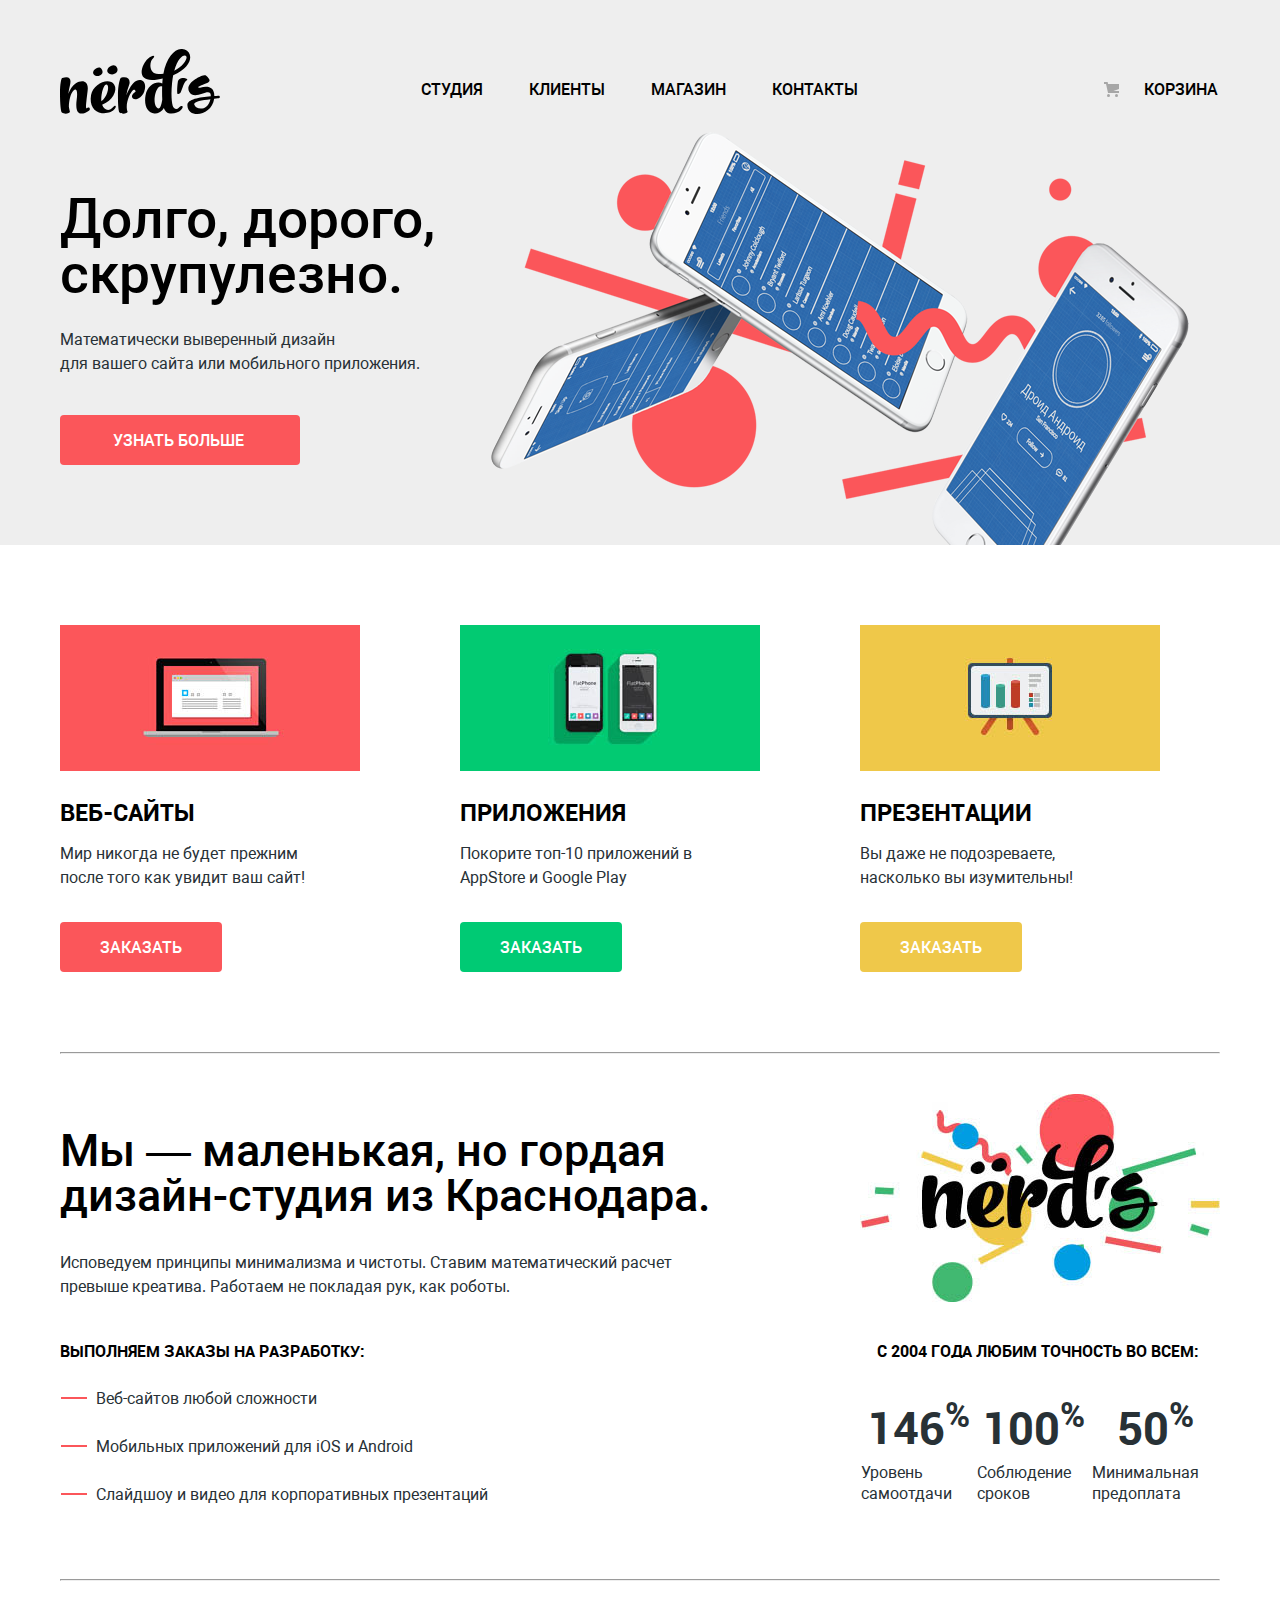
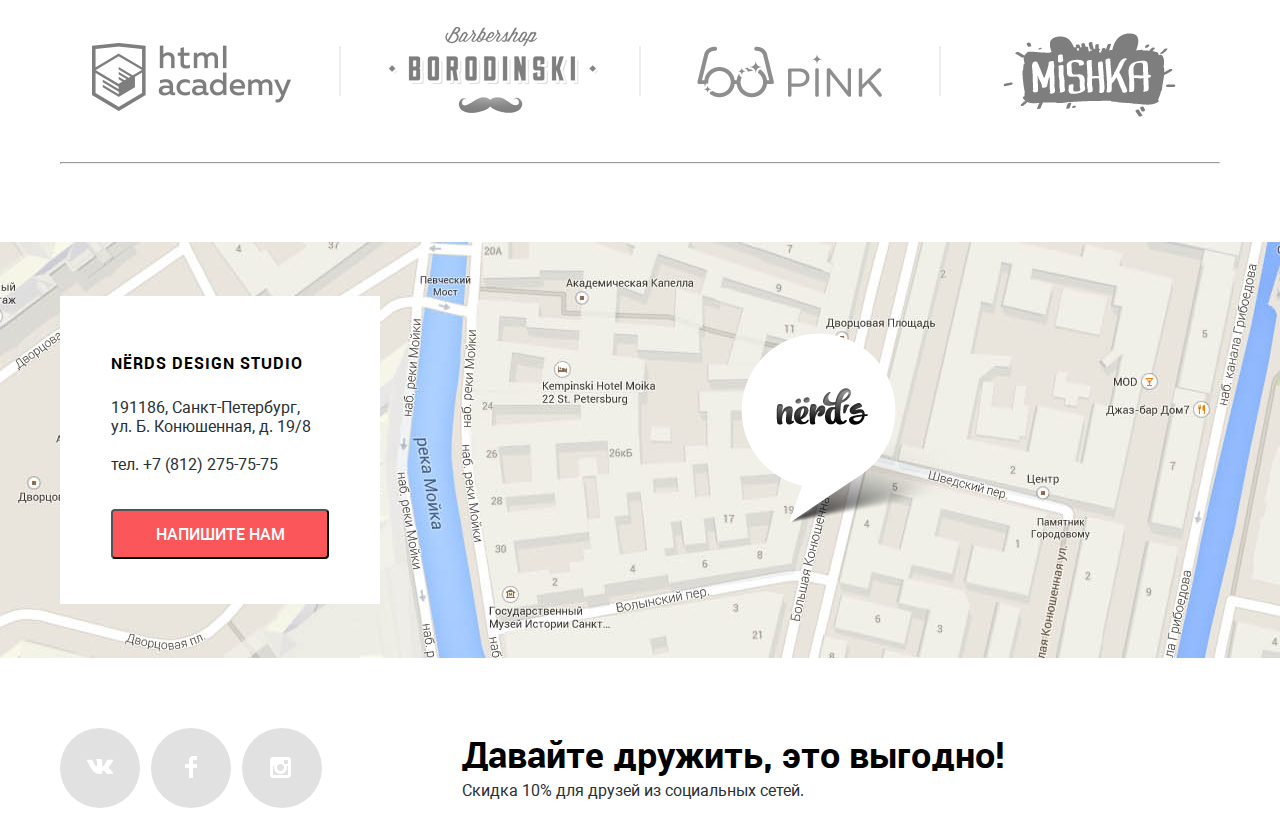
<file: index.html>
<!DOCTYPE html>
<html lang="ru">
<head>
  <meta charset="UTF-8">
  <title>Nerd's</title>
  <link href="css/normalize.css" rel="stylesheet">
  <link href="css/style.css" rel="stylesheet">
</head>
<body>
<header>
  <nav class="centered">
    <img src="img/nerds-logo.svg" alt="Nerd's logo" width="160" height="65">
    <ul class="navigation">
      <li>Студия</li>
      <li>Клиенты</li>
      <li>Магазин</li>
      <li>Контакты</li>
      <li class="basket">Корзина</li>
    </ul>
  </nav>
  <div class="ad centered">
    <div class="promos">
      <div class="promo">
        <h1>Долго, дорого, скрупулезно.</h1>
        <p>Математически выверенный дизайн<br>для вашего сайта или мобильного приложения.</p>
        <a href="#" class="button more">Узнать больше</a>
      </div>
      <img class="promo_img" src="img/slide.png" alt="Промо дизайна" width="698" height="413"/>
    </div>
  </div>
</header>
<main class="centered">
  <ul class="types">
    <li>
      <img src="img/type-site.jpg" alt="Веб-сайты" width="300" height="146">
      <h4>Веб-сайты</h4>
      <p>Мир никогда не будет прежним после того как увидит ваш сайт!</p>
      <a href="#" class="button order">Заказать</a>
    </li>
    <li>
      <img src="img/type-applications.jpg" alt="Приложения" width="300" height="146">
      <h4>Приложения</h4>
      <p>Покорите топ-10 приложений в AppStore и Google Play</p>
      <a href="#" class="button order green">Заказать</a>
    </li>
    <li>
      <img src="img/type-presentation.jpg" alt="Презенатции" width="300" height="146">
      <h4>Презентации</h4>
      <p>Вы даже не подозреваете, насколько вы изумительны!</p>
      <a href="#" class="button order yellow">Заказать</a>
    </li>
  </ul>
  <hr>
  <div class="about">
    <div class="about-left">
      <h2>Мы &mdash; маленькая, но гордая дизайн-студия из Краснодара.</h2>
      <p>Исповедуем принципы минимализма и чистоты. Ставим математический расчет превыше креатива. Работаем не покладая
        рук, как роботы.</p>
      <h5>Выполняем заказы на разработку:</h5>
      <ul>
        <li>Веб-сайтов любой сложности</li>
        <li>Мобильных приложений для iOS и Android</li>
        <li>Слайдшоу и видео для корпоративных презентаций</li>
      </ul>
    </div>
    <div class="about-right">
      <img src="img/nerds-logo.jpg" alt="Nerd's logo" width="360" height="208">
      <h5>с 2004 года Любим точность во всем:</h5>
      <table>
        <tr>
          <th>146<sup>%</sup></th>
          <th>100<sup>%</sup></th>
          <th>50<sup>%</sup></th>
        </tr>
        <tr>
          <td>Уровень самоотдачи</td>
          <td>Соблюдение сроков</td>
          <td>Минимальная предоплата</td>
        </tr>
      </table>
    </div>
  </div>
  <hr>
  <ul class="customers">
    <li>
      <a href="#">
        <img src="img/logo-academy.png" alt="HTML Academy" width="260" height="180">
      </a>
    </li>
    <li>
      <a href="#">
        <img src="img/logo-borodinsky.png" alt="Borodinsky" width="260" height="180">
      </a>
    </li>
    <li>
      <a href="#">
        <img src="img/logo-pink.png" alt="Pink" width="260" height="180">
      </a>
    </li>
    <li>
      <a href="#">
        <img src="img/logo-mishka.png" alt="Mishka" width="260" height="180">
      </a>
    </li>
  </ul>
  <hr>
</main>
<div class="map">
  <div class="centered marker-container">
    <div class="contacts">
      <h5>Nёrds design studio</h5>
      <p>191186, Санкт-Петербург,<br>
        ул. Б. Конюшенная, д. 19/8<br>
        <br>
        тел. <a class="phone" href="tel:+78122757575">+7 (812) 275-75-75</a>
      </p>
      <button class="button">Напишите нам</button>
    </div>
    <img src="img/map-marker.png" alt="We are here" class="pointer">
  </div>
</div>
<footer class="centered">
  <ul class="social">
    <li><a class="social-link social-link--vk" href="https://vk.com"><img src="img/vk-icon.svg" alt="VK" width="26" height="15"></a></li>
    <li><a class="social-link social-link--fb" href="https://fb.com"><img src="img/fb-icon.svg" alt="Facebook" width="12" height="22"></a></li>
    <li><a class="social-link social-link--inst" href="https://instagram"><img src="img/insta-icon.svg" alt="Instagram" width="21" height="21"></a></li>
  </ul>
  <div class="motto">
    <h3>Давайте дружить, это выгодно!</h3>
    <p>Скидка 10% для друзей из социальных сетей.</p>
  </div>
</footer>
</body>
</html>
</file>
<file: css/style.css>
/* Fonts */

@font-face {
  font-family: "Roboto";
  src: url("../fonts/roboto.woff2") format("woff2"),
  url("../fonts/roboto.woff") format("woff");
}

@font-face {
  font-family: "Roboto Medium";
  src: url("../fonts/robotomedium.woff2") format("woff2"),
  url("../fonts/robotomedium.woff") format("woff");
}

@font-face {
  font-family: "Roboto Bold";
  src: url("../fonts/robotobold.woff2") format("woff2"),
  url("../fonts/robotobold.woff") format("woff");
}

/* Base styles */
body {
  font-family: "Roboto", Arial, sans-serif;
  font-size: 16px;
  line-height: 24px;
  color: #283136;
  font-weight: normal;
}

h1 {
  font-family: "Roboto Medium", Arial, sans-serif;
  font-size: 55px;
  line-height: 55px;
  color: black;
  font-weight: normal;
}

h2 {
  font-family: "Roboto Medium", Arial, sans-serif;
  font-size: 45px;
  line-height: 45px;
  color: black;
  font-weight: normal;
}

h3 {
  font-family: "Roboto Bold", Arial, sans-serif;
  font-size: 36px;
  line-height: 36px;
  color: black;
  font-weight: bold;
}

h4 {
  font-family: "Roboto Bold", Arial, sans-serif;
  font-size: 24px;
  line-height: 30px;
  color: black;
  font-weight: bold;
}

h5 {
  font-family: "Roboto Bold", Arial, sans-serif;
  font-size: 16px;
  line-height: 24px;
  color: black;
  font-weight: bold;
}

hr {
  color: #eee;
}

.button {
  box-sizing: border-box;
  display: inline-block;
  min-height: 50px;
  padding: 14px 40px 7px 40px;

  text-decoration: none;
  text-transform: uppercase;
  background-color: #fb565a;
  color: white;
  font-family: "Roboto Medium", Arial, sans-serif;
  border-radius: 4px;
}

/*Header styles start*/

header {
  background-color: #eee;
  min-height: 545px;
}

.centered {
  box-sizing: border-box;
  margin: 0 auto;
  width: 1200px;
  padding-left: 20px;
  padding-right: 20px;
}

nav {
  min-height: 112px;
  padding-top: 49px;

  display: flex;
}

.navigation {
  padding-top: 13px;
  padding-left: 201px;

  font-family: "Roboto Medium", Arial, sans-serif;
  color: black;
  list-style: none;
}

.navigation li {
  margin-right: 42px;
  display: inline-block;
  text-transform: uppercase;
}

.navigation li:last-child {
  margin-left: 240px;
  margin-right: 0;
}

.basket {
  position: relative;
}

.basket::before {
  content: '';
  position: absolute;
  bottom: 5px;
  left: -40px;
  width: 15px;
  height: 15px;

  background: #a6a6a6 no-repeat;
  -webkit-mask-image: url('../img/cart-icon.svg');
  mask-image: url('../img/cart-icon.svg');
}

.promos {
  display: flex;
  justify-content: space-between;
}

.promo {
  width: 400px;
}

.promo h1 {
  margin-top: 74px;
  margin-bottom: 26px;
}

.promo_img {
  padding-top: 14px;
  padding-right: 31px;
}

.more {
  margin-top: 23px;
  padding: 14px 56px 7px 53px;
}

/* Header styles end */

/* Main block start */

.types {
  box-sizing: border-box;
  width: 1100px;
  display: flex;
  justify-content: space-between;
  margin: 0;
  padding: 80px 0 72px;
  list-style: none;
}

.types li {
  width: 300px;
  /* word-spacing: 1.25px; */
}

.types h4 {
  margin-top: 20px;
  margin-bottom: 14px;
  text-transform: uppercase;
}

.types p {
  width: 250px;
  margin-top: 14px;
}

.order {
  margin-top: 16px;
}

.green {
  background-color: #00ca74;
}

.yellow {
  background-color: #efc84a;
}

.about {
  display: flex;
  justify-content: space-between;
  padding-top: 32px;
  padding-bottom: 48px;
}

.about-left {
  box-sizing: border-box;
  width: 700px;
}

.about-left h2 {
  margin-top: 34px;
  margin-bottom: 33px;
}

.about-left p {
  width: 650px;
}

.about-left h5 {
  text-transform: uppercase;
  margin-top: 40px;
  margin-bottom: 23px;
}

.about-left ul {
  list-style: none;
  margin-top: 21px;
  padding-left: 36px;
}

.about-left li {
  margin-top: 24px;
  position: relative;
}

.about-left li:before {
  position: absolute;
  content: '';
  left: -35px;
  top: 10px;
  width: 26px;
  height: 2px;
  background-color: #fb565a;
}

.about-right {
  box-sizing: border-box;
  width: 360px;
}

.about-right h5 {
  text-transform: uppercase;
  margin-top: 30px;
  margin-left: 17px;
}

.about-right table {
  margin-top: 32px;
  border-spacing: 0 0;
  border-collapse: collapse;
}

.about-right th {
  font-family: "Roboto Bold", Arial, sans-serif;
  font-size: 45px;
  padding-top: 22px;
  padding-bottom: 20px;
  text-align: center;
}

.about-right td {
  text-align: left;
  line-height: 21px;
}

.customers {
  display: flex;
  justify-content: space-between;
  padding: 0;
  list-style: none;
  margin-top: -8px;
  margin-bottom: -14px;
}

.customers li {
  position: relative;
}

.customers li::after {
  content: '';
  position: absolute;
  top: 65px;
  left: -21px;
  width: 2px;
  height: 50px;
  background-color: #eee;
}

.customers li:nth-child(1)::after {
  display: none;
}

.customers a img {
  opacity: 0.5;
}

.customers a:hover img {
  opacity: 1;
}

.map {
  height: 416px;
  margin: 0 auto;
  padding-top: 140px;

  background-image: url('../img/map.jpg');
  background-repeat: no-repeat;
  background-position: center center;
}

.contacts {
  box-sizing: border-box;
  padding: 33px 33px 33px 51px;
  width: 320px;
  height: 308px;
  margin-top: -16px;
  background-color: white;
}

.contacts h5 {
  text-transform: uppercase;
  letter-spacing: 1px;
  margin-top: 22px;
  margin-bottom: 23px;
}

.contacts p {
  margin-top: 6px;
  line-height: 19px;
  margin-bottom: 35px;
}

.phone {
  color: #283136;
  text-decoration: none;
}

.phone:hover {
  color: #283136;
  text-decoration: none;
}

.contacts .button {
  width: 218px;
  padding-bottom: 12px;
}

.map > div {
  position: relative;
}

.pointer {
  position: absolute;
  left: 565px;
  top: 37px;
}

/* Main block end */

footer {
  display: flex;
  justify-content: space-between;
  padding-top: 3px;
}

.social {
  list-style: none;
  margin: 0;
  padding-left: 0;
}

.social li {
  display: inline-block;
  margin-right: 7px;
  margin-top: -3px;
}

.social-link {
  position: relative;
  display: block;
  width: 80px;
  height: 80px;
  border-radius: 40px;
  background-color: #e1e1e1;
}

.social-link img {
  position: absolute;
}

.social-link--vk img {
  left: 27px;
  top: 31px;
}

.social-link--fb img {
  left: 34px;
  top: 28px;
}

.social-link--inst img {
  left: 28px;
  top: 29px;
}

.motto {
  margin-right: 215px;
  padding-top: 6px;
}

.motto h3 {
  margin:0;
  margin-bottom: 6px;
}

.motto p {
  margin:0;
}
</file>
